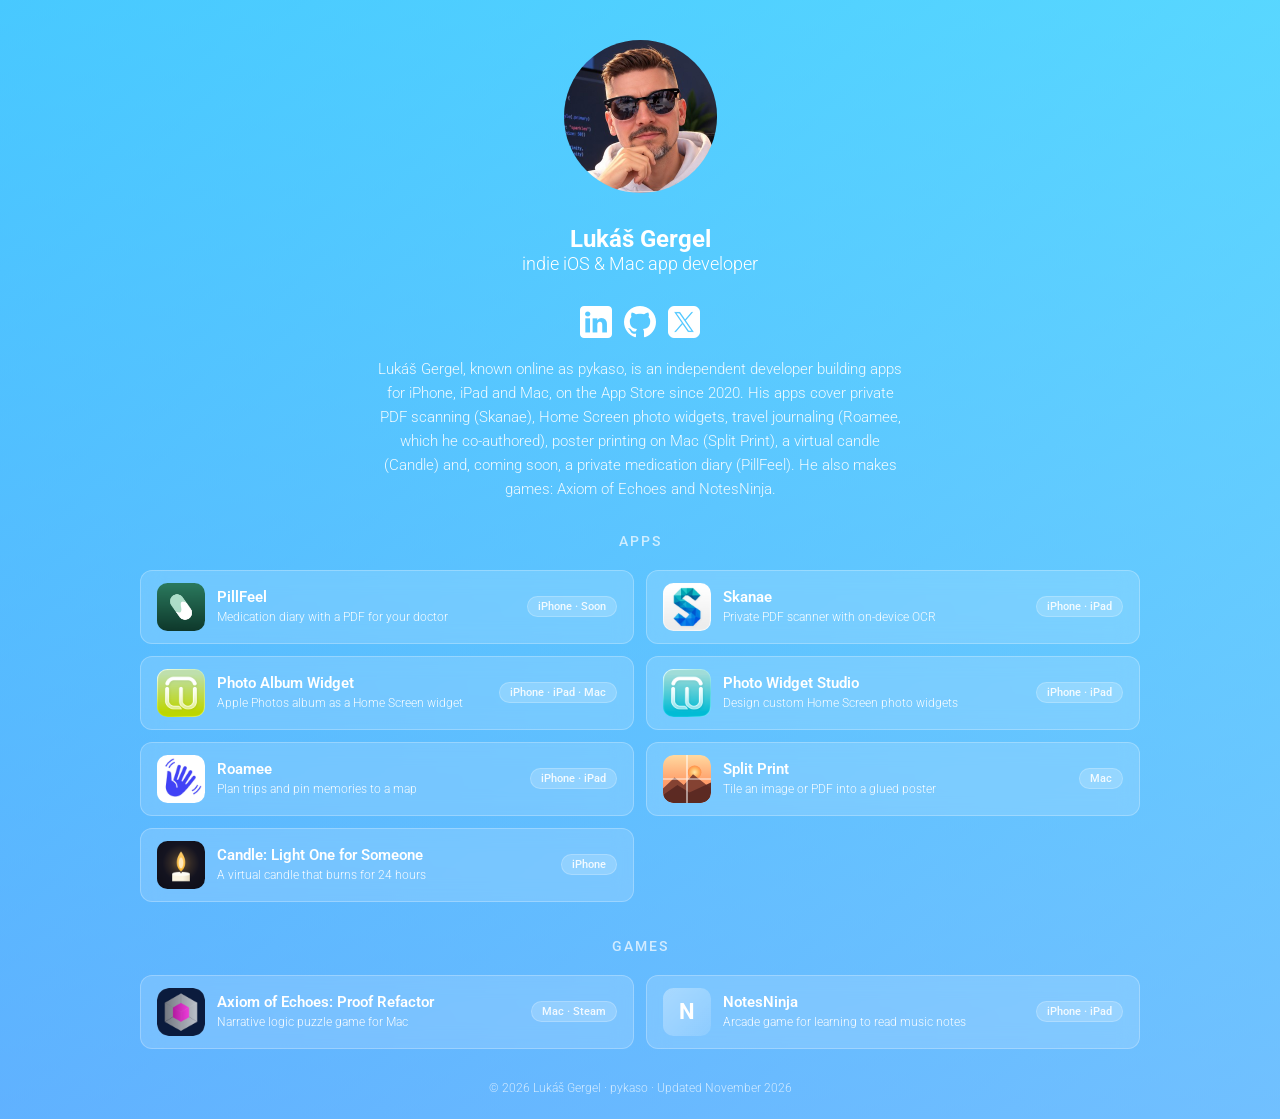
<file: web/index.html>
<!DOCTYPE html>
<html lang="en">
    <head>
        <meta charset="UTF-8">
        <meta name="viewport" content="width=device-width, initial-scale=1">
        <title>Lukáš Gergel (pykaso) – Indie iOS &amp; Mac App Developer</title>
        <meta name="description" content="Lukáš Gergel (pykaso) is an indie iOS and Mac developer behind Skanae, Photo Album Widget, Roamee, Split Print, Candle, PillFeel and the game Axiom of Echoes.">
        <meta name="author" content="Lukáš Gergel">
        <link rel="icon" href="/favicon.ico" sizes="any">
        <link rel="icon" type="image/png" sizes="32x32" href="/favicon-32.png">
        <link rel="icon" type="image/png" sizes="192x192" href="/favicon-192.png">
        <link rel="apple-touch-icon" href="/apple-touch-icon.png">
        <link rel="canonical" href="https://pykaso.net/">
        <link rel="alternate" type="text/markdown" href="/llms.txt" title="llms.txt">
        
        <!-- Open Graph / Social Media -->
        <meta property="og:type" content="website">
        <meta property="og:title" content="Lukáš Gergel (pykaso) – Indie iOS &amp; Mac App Developer">
        <meta property="og:description" content="Indie iPhone, iPad and Mac apps by Lukáš Gergel (pykaso): Skanae PDF scanner, photo widgets, Roamee, Split Print, Candle, PillFeel (coming soon) and the game Axiom of Echoes.">
        <meta property="og:locale" content="en_US">
        <meta property="og:url" content="https://pykaso.net/">
        <meta property="og:site_name" content="Lukáš Gergel">
        <meta property="og:image" content="https://pykaso.net/assets/avatar.jpg">
        <meta property="og:image:alt" content="Lukáš Gergel">
        <meta name="twitter:card" content="summary">
        <meta name="twitter:title" content="Lukáš Gergel (pykaso) – Indie iOS &amp; Mac App Developer">
        <meta name="twitter:description" content="Indie iPhone, iPad and Mac apps by Lukáš Gergel (pykaso): Skanae PDF scanner, photo widgets, Roamee, Split Print, Candle, PillFeel (coming soon) and the game Axiom of Echoes.">
        <meta name="twitter:image" content="https://pykaso.net/assets/avatar.jpg">
        <meta name="twitter:site" content="@pykasonet">

        <script type="application/ld+json">
        {
            "@context": "https://schema.org",
            "@graph": [
                {
                    "@type": "WebSite",
                    "@id": "https://pykaso.net/#website",
                    "url": "https://pykaso.net/",
                    "name": "Lukáš Gergel",
                    "alternateName": "pykaso",
                    "inLanguage": "en",
                    "publisher": {
                        "@id": "https://pykaso.net/#person"
                    }
                },
                {
                    "@type": "ProfilePage",
                    "@id": "https://pykaso.net/#webpage",
                    "url": "https://pykaso.net/",
                    "name": "Lukáš Gergel (pykaso) – Indie iOS \u0026 Mac App Developer",
                    "isPartOf": {
                        "@id": "https://pykaso.net/#website"
                    },
                    "mainEntity": {
                        "@id": "https://pykaso.net/#person"
                    },
                    "dateModified": "2026-11-05"
                },
                {
                    "@type": "Person",
                    "@id": "https://pykaso.net/#person",
                    "name": "Lukáš Gergel",
                    "alternateName": [
                        "Lukas Gergel",
                        "pykaso"
                    ],
                    "url": "https://pykaso.net/",
                    "image": "https://pykaso.net/assets/avatar.jpg",
                    "jobTitle": "Independent iOS and macOS developer",
                    "description": "Independent developer of apps and games for iPhone, iPad and Mac, including Skanae, Photo Album Widget, Photo Widget Studio, Roamee (co-author), Split Print, Candle, PillFeel, Axiom of Echoes and NotesNinja.",
                    "knowsAbout": [
                        "iOS app development",
                        "macOS app development",
                        "SwiftUI",
                        "Home Screen widgets",
                        "Game development"
                    ],
                    "sameAs": [
                        "https://www.linkedin.com/in/lukas-gergel-13316685/",
                        "https://github.com/pykaso",
                        "https://x.com/pykasonet",
                        "https://apps.apple.com/us/developer/lukas-gergel/id1533550676"
                    ]
                },
                {
                    "@type": "ItemList",
                    "@id": "https://pykaso.net/#apps",
                    "name": "Apps and games by Lukáš Gergel",
                    "itemListElement": [
                        {
                            "@type": "ListItem",
                            "position": 1,
                            "item": {
                                "@id": "https://pillfeel.pykaso.net/#app"
                            }
                        },
                        {
                            "@type": "ListItem",
                            "position": 2,
                            "item": {
                                "@id": "https://pykaso.net/#app-skanae"
                            }
                        },
                        {
                            "@type": "ListItem",
                            "position": 3,
                            "item": {
                                "@id": "https://pykaso.net/#app-photo-album-widget"
                            }
                        },
                        {
                            "@type": "ListItem",
                            "position": 4,
                            "item": {
                                "@id": "https://pykaso.net/#app-photo-widget-studio"
                            }
                        },
                        {
                            "@type": "ListItem",
                            "position": 5,
                            "item": {
                                "@id": "https://pykaso.net/#app-roamee"
                            }
                        },
                        {
                            "@type": "ListItem",
                            "position": 6,
                            "item": {
                                "@id": "https://pykaso.net/#app-split-print"
                            }
                        },
                        {
                            "@type": "ListItem",
                            "position": 7,
                            "item": {
                                "@id": "https://pykaso.net/#app-candle"
                            }
                        },
                        {
                            "@type": "ListItem",
                            "position": 8,
                            "item": {
                                "@id": "https://pykaso.net/#game-axiom-of-echoes"
                            }
                        },
                        {
                            "@type": "ListItem",
                            "position": 9,
                            "item": {
                                "@id": "https://pykaso.net/#game-notesninja"
                            }
                        }
                    ]
                },
                {
                    "@type": "MobileApplication",
                    "@id": "https://pillfeel.pykaso.net/#app",
                    "name": "PillFeel",
                    "url": "https://pillfeel.pykaso.net/",
                    "description": "Private medication diary for iPhone: log when you took a dose and how you felt, then share a PDF for a chosen period with your doctor. Not yet released.",
                    "operatingSystem": "iOS 26 or later",
                    "applicationCategory": "HealthApplication",
                    "author": {
                        "@id": "https://pykaso.net/#person"
                    }
                },
                {
                    "@type": "MobileApplication",
                    "@id": "https://pykaso.net/#app-skanae",
                    "name": "Skanae",
                    "alternateName": "Skanae: PDF Document Scanner",
                    "url": "https://skan.ae/",
                    "description": "Document scanner for iPhone and iPad that saves scans as PDF, with on-device OCR and on-device AI sorting. No account needed.",
                    "operatingSystem": "iOS 18.6 or later, iPadOS 18.6 or later",
                    "applicationCategory": "BusinessApplication",
                    "datePublished": "2025-09-17",
                    "sameAs": "https://apps.apple.com/us/app/skanae-pdf-document-scanner/id6752358637",
                    "author": {
                        "@id": "https://pykaso.net/#person"
                    }
                },
                {
                    "@type": "MobileApplication",
                    "@id": "https://pykaso.net/#app-photo-album-widget",
                    "name": "Photo Album Widget",
                    "url": "https://photoalbumwidget.app/",
                    "description": "Shows photos from an Apple Photos album in a Home Screen widget on iPhone and iPad. The iPhone widget can also appear on a compatible Mac.",
                    "operatingSystem": "iOS 17 or later, iPadOS 17 or later",
                    "applicationCategory": "MultimediaApplication",
                    "datePublished": "2021-10-23",
                    "sameAs": "https://apps.apple.com/us/app/photo-album-widget/id1591614003",
                    "author": {
                        "@id": "https://pykaso.net/#person"
                    }
                },
                {
                    "@type": "MobileApplication",
                    "@id": "https://pykaso.net/#app-photo-widget-studio",
                    "name": "Photo Widget Studio",
                    "url": "https://photowidgetstudio.eu/",
                    "description": "Create custom photo widgets for the iPhone and iPad Home Screen with layouts, frames, filters and tap shortcuts.",
                    "operatingSystem": "iOS, iPadOS",
                    "applicationCategory": "MultimediaApplication",
                    "datePublished": "2020-10-29",
                    "sameAs": "https://apps.apple.com/us/app/photo-widget-studio/id1533550674",
                    "author": {
                        "@id": "https://pykaso.net/#person"
                    }
                },
                {
                    "@type": "MobileApplication",
                    "@id": "https://pykaso.net/#app-roamee",
                    "name": "Roamee",
                    "url": "https://roamee.co/",
                    "description": "Travel app for iOS to plan trips, pin photos and memories to a map, and see travel stats.",
                    "operatingSystem": "iOS",
                    "applicationCategory": "TravelApplication",
                    "author": { "@id": "https://pykaso.net/#person" },
                    "publisher": {
                        "@type": "Organization",
                        "name": "I am Roamee s.r.o."
                    },
                    "sameAs": "https://apps.apple.com/us/app/roamee/id6478510393"
                },
                {
                    "@type": "SoftwareApplication",
                    "@id": "https://pykaso.net/#app-split-print",
                    "name": "Split Print – Tile \u0026 Glue",
                    "url": "https://split-print.pykaso.net/",
                    "description": "Mac app that splits a large image or PDF into sheets you print on an ordinary printer and glue into one large poster.",
                    "operatingSystem": "macOS 15 or later",
                    "applicationCategory": "UtilitiesApplication",
                    "datePublished": "2026-06-24",
                    "sameAs": "https://apps.apple.com/us/app/split-print-tile-glue/id6781269091",
                    "author": {
                        "@id": "https://pykaso.net/#person"
                    }
                },
                {
                    "@type": "MobileApplication",
                    "@id": "https://pykaso.net/#app-candle",
                    "name": "Candle: Light One for Someone",
                    "url": "https://candle.pykaso.net/",
                    "description": "Light a virtual candle for someone on iPhone; it burns down over 24 hours, with a Home Screen widget.",
                    "operatingSystem": "iOS 18.2 or later",
                    "applicationCategory": "LifestyleApplication",
                    "datePublished": "2026-08-31",
                    "sameAs": "https://apps.apple.com/us/app/candle-light-one-for-someone/id6802974727",
                    "author": {
                        "@id": "https://pykaso.net/#person"
                    }
                },
                {
                    "@type": "VideoGame",
                    "@id": "https://pykaso.net/#game-axiom-of-echoes",
                    "name": "Axiom of Echoes: Proof Refactor",
                    "gamePlatform": [
                        "macOS"
                    ],
                    "url": "https://axiom-of-echoes.com/",
                    "description": "Story-driven logic puzzle game for Mac: rebuild shapes with logic blocks to recover a scientist's lost memories.",
                    "operatingSystem": "macOS",
                    "applicationCategory": "GameApplication",
                    "genre": [
                        "Puzzle",
                        "Narrative"
                    ],
                    "datePublished": "2026-06-24",
                    "sameAs": [
                        "https://store.steampowered.com/app/4694980/",
                        "https://apps.apple.com/us/app/axiom-of-echoes/id6760317995"
                    ],
                    "author": {
                        "@id": "https://pykaso.net/#person"
                    }
                },
                {
                    "@type": [
                        "VideoGame",
                        "MobileApplication"
                    ],
                    "@id": "https://pykaso.net/#game-notesninja",
                    "name": "NotesNinja",
                    "alternateName": "NotesNinja: Note Reading Game",
                    "url": "https://notesninja.app/",
                    "description": "Arcade-style game for iPhone and iPad that teaches you to read music notes on the staff.",
                    "operatingSystem": "iOS",
                    "applicationCategory": "EducationApplication",
                    "genre": [
                        "Music",
                        "Educational"
                    ],
                    "sameAs": "https://apps.apple.com/us/app/notesninja-note-reading-game/id1668999120",
                    "author": {
                        "@id": "https://pykaso.net/#person"
                    }
                }
            ]
        }
        </script>
        
        <link rel="preconnect" href="https://fonts.googleapis.com">
        <link rel="preconnect" href="https://fonts.gstatic.com" crossorigin>
        <link href="https://fonts.googleapis.com/css2?family=Roboto:wght@300;500;600;700&display=swap" rel="stylesheet">
        <link href="css/style.css?v=6" rel="stylesheet">
    </head>
    <body>
        <div class="page">
            <main class="container">
                <header class="profile">
                    <img src="assets/avatar.jpg" alt="Lukáš Gergel" class="avatar" width="153" height="153">
                    <div class="row">
                        <h1 class="name">Lukáš Gergel</h1>
                        <p class="role">indie iOS &amp; Mac app developer</p>
                    </div>
                    <nav class="row" aria-label="Social links">
                        <div class="socialbar centered">
                            <a data-track-click="social-linkedin" class="social linkedin" href="https://www.linkedin.com/in/lukas-gergel-13316685/" aria-label="LinkedIn profile" rel="me noopener">
                                <span class="visually-hidden">LinkedIn</span>
                            </a>
                            <a data-track-click="social-github" class="social github" href="https://github.com/pykaso" aria-label="GitHub profile" rel="me noopener">
                                <span class="visually-hidden">GitHub</span>
                            </a>
                            <a data-track-click="social-x" class="social x" href="https://x.com/pykasonet" aria-label="X profile" rel="me noopener">
                                <span class="visually-hidden">X</span>
                            </a>
                        </div>
                    </nav>
                    <p class="intro">Lukáš Gergel, known online as pykaso, is an independent developer building apps for iPhone, iPad and Mac, on the App Store since 2020. His apps cover private PDF scanning (Skanae), Home Screen photo widgets, travel journaling (Roamee, which he co-authored), poster printing on Mac (Split Print), a virtual candle (Candle) and, coming soon, a private medication diary (PillFeel). He also makes games: Axiom of Echoes and NotesNinja.</p>
                </header>

                <section class="row work-section" aria-labelledby="apps-heading">
                    <h2 id="apps-heading" class="section-title">Apps</h2>
                    <div class="cards-grid">
                        <a data-track-click="app-pillfeel" href="https://pillfeel.pykaso.net/" class="card" target="_blank" rel="noopener">
                            <img class="thumb" src="assets/apps/pillfeel.png" alt="PillFeel app icon" width="48" height="48">
                            <span class="card-body">
                                <span class="card-name">PillFeel</span>
                                <span class="card-desc">Medication diary with a PDF for your doctor</span>
                            </span>
                            <span class="plat-pill">iPhone · Soon</span>
                        </a>
                        <a data-track-click="app-skanae" href="https://skan.ae/" class="card" target="_blank" rel="noopener">
                            <img class="thumb" src="assets/apps/skanae.png" alt="Skanae app icon" width="48" height="48">
                            <span class="card-body">
                                <span class="card-name">Skanae</span>
                                <span class="card-desc">Private PDF scanner with on-device OCR</span>
                            </span>
                            <span class="plat-pill">iPhone · iPad</span>
                        </a>
                        <a data-track-click="app-photo-album-widget" href="https://photoalbumwidget.app/" class="card" target="_blank" rel="noopener">
                            <img class="thumb" src="assets/apps/photoalbumwidget.png" alt="Photo Album Widget app icon" width="48" height="48">
                            <span class="card-body">
                                <span class="card-name">Photo Album Widget</span>
                                <span class="card-desc">Apple Photos album as a Home Screen widget</span>
                            </span>
                            <span class="plat-pill">iPhone · iPad · Mac</span>
                        </a>
                        <a data-track-click="app-photo-widget-studio" href="https://photowidgetstudio.eu/" class="card" target="_blank" rel="noopener">
                            <img class="thumb" src="assets/apps/photowidgetstudio.png" alt="Photo Widget Studio app icon" width="48" height="48">
                            <span class="card-body">
                                <span class="card-name">Photo Widget Studio</span>
                                <span class="card-desc">Design custom Home Screen photo widgets</span>
                            </span>
                            <span class="plat-pill">iPhone · iPad</span>
                        </a>
                        <a data-track-click="app-roamee" href="https://roamee.co/" class="card" target="_blank" rel="noopener">
                            <img class="thumb" src="assets/apps/roamee.png" alt="Roamee app icon" width="48" height="48">
                            <span class="card-body">
                                <span class="card-name">Roamee</span>
                                <span class="card-desc">Plan trips and pin memories to a map</span>
                            </span>
                            <span class="plat-pill">iPhone · iPad</span>
                        </a>
                        <a data-track-click="app-split-print" href="https://split-print.pykaso.net/" class="card" target="_blank" rel="noopener">
                            <img class="thumb" src="assets/apps/splitprint.svg" alt="Split Print app icon" width="48" height="48">
                            <span class="card-body">
                                <span class="card-name">Split Print</span>
                                <span class="card-desc">Tile an image or PDF into a glued poster</span>
                            </span>
                            <span class="plat-pill">Mac</span>
                        </a>
                        <a data-track-click="app-candle" href="https://candle.pykaso.net/" class="card" target="_blank" rel="noopener">
                            <img class="thumb" src="assets/apps/candle.png" alt="Candle app icon" width="48" height="48">
                            <span class="card-body">
                                <span class="card-name">Candle: Light One for Someone</span>
                                <span class="card-desc">A virtual candle that burns for 24 hours</span>
                            </span>
                            <span class="plat-pill">iPhone</span>
                        </a>
                    </div>
                </section>

                <section class="row work-section" aria-labelledby="games-heading">
                    <h2 id="games-heading" class="section-title">Games</h2>
                    <div class="cards-grid">
                        <a data-track-click="game-axiom-of-echoes" href="https://axiom-of-echoes.com/" class="card" target="_blank" rel="noopener">
                            <img class="thumb" src="assets/apps/axiom.png" alt="Axiom of Echoes app icon" width="48" height="48">
                            <span class="card-body">
                                <span class="card-name">Axiom of Echoes: Proof Refactor</span>
                                <span class="card-desc">Narrative logic puzzle game for Mac</span>
                            </span>
                            <span class="plat-pill">Mac · Steam</span>
                        </a>
                        <a data-track-click="game-notesninja" href="https://notesninja.app/" class="card" target="_blank" rel="noopener">
                            <span class="thumb thumb--mono" aria-hidden="true">N</span>
                            <span class="card-body">
                                <span class="card-name">NotesNinja</span>
                                <span class="card-desc">Arcade game for learning to read music notes</span>
                            </span>
                            <span class="plat-pill">iPhone · iPad</span>
                        </a>
                    </div>
                </section>
            </main>
            <footer class="site-footer"><p>© 2026 Lukáš Gergel · pykaso · Updated November 2026</p></footer>
        </div>
        <script defer src="https://stats.pykaso.net/tracker.js" data-site="pykaso.net"></script>
    </body>
</html>
</file>
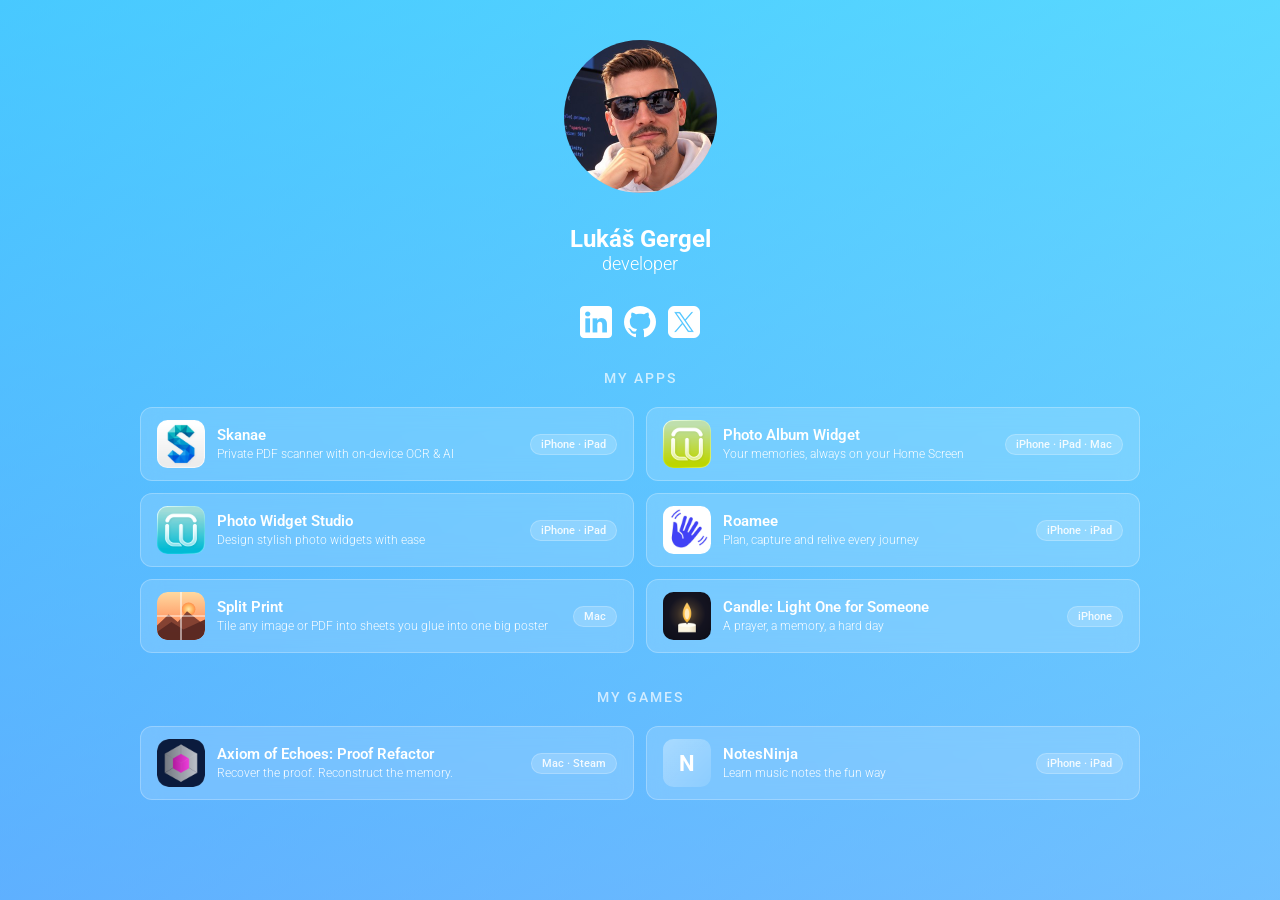
<file: www/index.html>
<!DOCTYPE html>
<html lang="en">
    <head>
        <meta charset="UTF-8">
        <meta name="viewport" content="width=device-width, initial-scale=1">
        <title>Lukáš Gergel – iOS Developer</title>
        <meta name="description" content="Lukáš Gergel is a developer behind apps like Skanae, Photo Album Widget, Photo Widget Studio, Roamee, Split Print, and Candle, plus the NotesNinja music game.">
        <meta name="author" content="Lukáš Gergel">
        
        <!-- Open Graph / Social Media -->
        <meta property="og:type" content="website">
        <meta property="og:title" content="Lukáš Gergel – iOS Developer">
        <meta property="og:description" content="Developer behind Skanae, Photo Album Widget, Photo Widget Studio, Roamee, Split Print and Candle, plus the NotesNinja music game.">
        <meta property="og:url" content="https://pykaso.net">
        <meta name="twitter:card" content="summary">
        
        <link rel="preconnect" href="https://fonts.googleapis.com">
        <link rel="preconnect" href="https://fonts.gstatic.com" crossorigin>
        <link href="https://fonts.googleapis.com/css2?family=Roboto:wght@300;500;600;700&display=swap" rel="stylesheet">
        <link href="css/style.css?v=5" rel="stylesheet">
    </head>
    <body>
        <div class="page">
            <main class="container">
                <header class="profile">
                    <img src="assets/avatar.jpg" alt="Lukáš Gergel" class="avatar" width="153" height="153">
                    <div class="row">
                        <h1 class="name">Lukáš Gergel</h1>
                        <p class="role">developer</p>
                    </div>
                    <nav class="row" aria-label="Social links">
                        <div class="socialbar centered">
                            <a data-track-click="social-linkedin" class="social linkedin" href="https://www.linkedin.com/in/lukas-gergel-13316685/" aria-label="LinkedIn profile" rel="noopener noreferrer">
                                <span class="visually-hidden">LinkedIn</span>
                            </a>
                            <a data-track-click="social-github" class="social github" href="https://github.com/pykaso" aria-label="GitHub profile" rel="noopener noreferrer">
                                <span class="visually-hidden">GitHub</span>
                            </a>
                            <a data-track-click="social-x" class="social x" href="https://x.com/pykasonet" aria-label="X profile" rel="noopener noreferrer">
                                <span class="visually-hidden">X</span>
                            </a>
                        </div>
                    </nav>
                </header>

                <section class="row work-section" aria-labelledby="apps-heading">
                    <h2 id="apps-heading" class="section-title">My Apps</h2>
                    <div class="cards-grid">
                        <a data-track-click="app-skanae" href="https://skan.ae/" class="card" target="_blank" rel="noopener noreferrer">
                            <img class="thumb" src="assets/apps/skanae.png" alt="Skanae app icon" width="48" height="48">
                            <span class="card-body">
                                <span class="card-name">Skanae</span>
                                <span class="card-desc">Private PDF scanner with on-device OCR &amp; AI</span>
                            </span>
                            <span class="plat-pill">iPhone · iPad</span>
                        </a>
                        <a data-track-click="app-photo-album-widget" href="https://photoalbumwidget.app/" class="card" target="_blank" rel="noopener noreferrer">
                            <img class="thumb" src="assets/apps/photoalbumwidget.png" alt="Photo Album Widget app icon" width="48" height="48">
                            <span class="card-body">
                                <span class="card-name">Photo Album Widget</span>
                                <span class="card-desc">Your memories, always on your Home Screen</span>
                            </span>
                            <span class="plat-pill">iPhone · iPad · Mac</span>
                        </a>
                        <a data-track-click="app-photo-widget-studio" href="https://photowidgetstudio.eu/" class="card" target="_blank" rel="noopener noreferrer">
                            <img class="thumb" src="assets/apps/photowidgetstudio.png" alt="Photo Widget Studio app icon" width="48" height="48">
                            <span class="card-body">
                                <span class="card-name">Photo Widget Studio</span>
                                <span class="card-desc">Design stylish photo widgets with ease</span>
                            </span>
                            <span class="plat-pill">iPhone · iPad</span>
                        </a>
                        <a data-track-click="app-roamee" href="https://roamee.co/" class="card" target="_blank" rel="noopener noreferrer">
                            <img class="thumb" src="assets/apps/roamee.png" alt="Roamee app icon" width="48" height="48">
                            <span class="card-body">
                                <span class="card-name">Roamee</span>
                                <span class="card-desc">Plan, capture and relive every journey</span>
                            </span>
                            <span class="plat-pill">iPhone · iPad</span>
                        </a>
                        <a data-track-click="app-split-print" href="https://split-print.pykaso.net/" class="card" target="_blank" rel="noopener noreferrer">
                            <img class="thumb" src="assets/apps/splitprint.svg" alt="Split Print app icon" width="48" height="48">
                            <span class="card-body">
                                <span class="card-name">Split Print</span>
                                <span class="card-desc">Tile any image or PDF into sheets you glue into one big poster</span>
                            </span>
                            <span class="plat-pill">Mac</span>
                        </a>
                        <a data-track-click="app-candle" href="https://candle.pykaso.net/" class="card" target="_blank" rel="noopener noreferrer">
                            <img class="thumb" src="assets/apps/candle.png" alt="Candle app icon" width="48" height="48">
                            <span class="card-body">
                                <span class="card-name">Candle: Light One for Someone</span>
                                <span class="card-desc">A prayer, a memory, a hard day</span>
                            </span>
                            <span class="plat-pill">iPhone</span>
                        </a>
                    </div>
                </section>

                <section class="row work-section" aria-labelledby="games-heading">
                    <h2 id="games-heading" class="section-title">My Games</h2>
                    <div class="cards-grid">
                        <a data-track-click="game-axiom-of-echoes" href="https://axiom-of-echoes.com/" class="card" target="_blank" rel="noopener noreferrer">
                            <img class="thumb" src="assets/apps/axiom.png" alt="Axiom of Echoes app icon" width="48" height="48">
                            <span class="card-body">
                                <span class="card-name">Axiom of Echoes: Proof Refactor</span>
                                <span class="card-desc">Recover the proof. Reconstruct the memory.</span>
                            </span>
                            <span class="plat-pill">Mac · Steam</span>
                        </a>
                        <a data-track-click="game-notesninja" href="https://notesninja.app/" class="card" target="_blank" rel="noopener noreferrer">
                            <span class="thumb thumb--mono" aria-hidden="true">N</span>
                            <span class="card-body">
                                <span class="card-name">NotesNinja</span>
                                <span class="card-desc">Learn music notes the fun way</span>
                            </span>
                            <span class="plat-pill">iPhone · iPad</span>
                        </a>
                    </div>
                </section>
            </main>
        </div>
        <script defer src="https://stats.pykaso.net/tracker.js" data-site="pykaso.net"></script>
    </body>
</html>
</file>
<file: web/css/style.css>
html, body {
    width: 100%;
    min-height: 100%;
    margin: 0;
  }

  p, h1, h2 {
      margin: 0;
  }

  /* Visually hidden - accessible to screen readers */
  .visually-hidden {
    position: absolute;
    width: 1px;
    height: 1px;
    padding: 0;
    margin: -1px;
    overflow: hidden;
    clip: rect(0, 0, 0, 0);
    white-space: nowrap;
    border: 0;
  }
  .centered {
    margin: auto;
  }

  .row {
      margin-top: 2em;
  }

  .page {
    width: 100%;
    min-height: 100vh;
    background: rgb(77,244,255);
    background: 
      linear-gradient(180deg, rgba(77,244,255,0.5) 0%, rgba(97,173,255,0.5) 100%),
      linear-gradient(315deg, rgba(128,210,255,1) 0%, rgba(67,157,255,1) 100%);
  }

  .container {
    padding-top: 2.5em;
  }

  .socialbar{
    /* Flex-centred rather than a fixed width: the old 100px fitted exactly two
       icons and would have wrapped the third. */
    display: flex;
    justify-content: center;
    height: 32px;
  }

  .avatar {
      display: block;
      width: 153px;
      height: 153px;
      margin: 0 auto;
      border-radius: 50%;
      object-fit: cover;
  }

  .name {
    font-family: 'Roboto', -apple-system, BlinkMacSystemFont, sans-serif;
    font-style: normal;
    font-weight: bold;
    font-size: 24px;
    line-height: 28px;
    text-align: center;
    color: #FFFFFF;
  }

  .role {
    font-family: 'Roboto', -apple-system, BlinkMacSystemFont, sans-serif;
    font-style: normal;
    font-weight: 300;
    font-size: 18px;
    line-height: 21px;
    text-align: center;
    color: #FFFFFF;
  }

  .intro {
    max-width: 36rem;
    margin: 1.25em auto 0;
    padding: 0 20px;
    box-sizing: border-box;
    font-family: 'Roboto', -apple-system, BlinkMacSystemFont, sans-serif;
    font-weight: 300;
    font-size: 15px;
    line-height: 1.6;
    text-align: center;
    color: rgba(255, 255, 255, 0.9);
  }

  .social {
      width: 32px;
      height: 32px;
      margin: 0 6px;
      display: inline-block;
  }

  .linkedin {
      background-image: url(../assets/icon_linkedin.png);
  }

  .github {
    background-image: url(../assets/icon_github.png);
  }

  .x {
    background-image: url(../assets/icon_x.png);
  }

  .social:focus {
    outline: none;
  }

  .social:focus-visible {
    outline: 2px solid rgba(255, 255, 255, 0.8);
    outline-offset: 2px;
    border-radius: 4px;
  }

  /* Work Section */
  .work-section {
    margin-top: 2em;
    padding-bottom: 1.25em;
  }

  .work-section + .work-section {
    margin-top: 1em;
  }

  .section-title {
    font-family: 'Roboto', -apple-system, BlinkMacSystemFont, sans-serif;
    font-weight: 500;
    font-size: 14px;
    text-transform: uppercase;
    letter-spacing: 2px;
    text-align: center;
    color: rgba(255, 255, 255, 0.7);
    margin-bottom: 1.5em;
  }

  .cards-grid {
    display: grid;
    /* minmax(0, ...) rather than a bare 1fr: a bare 1fr floors each track at its
       auto (min-content) size, which the nowrap descriptions inflate. That made
       the two columns unequal and pushed them past the centred container. */
    grid-template-columns: repeat(2, minmax(0, 1fr));
    gap: 12px;
    max-width: 1000px;
    margin: 0 auto;
    padding: 0 20px;
  }

  .card {
    display: flex;
    align-items: center;
    gap: 12px;
    background: rgba(255, 255, 255, 0.15);
    backdrop-filter: blur(10px);
    -webkit-backdrop-filter: blur(10px);
    border: 1px solid rgba(255, 255, 255, 0.25);
    border-radius: 12px;
    padding: 12px 16px;
    text-decoration: none;
    transition: background 0.2s ease, transform 0.2s ease;
  }

  .card:hover,
  .card:focus {
    background: rgba(255, 255, 255, 0.25);
    transform: translateY(-2px);
    outline: none;
  }

  .card:focus-visible {
    outline: 2px solid rgba(255, 255, 255, 0.8);
    outline-offset: 2px;
  }

  .thumb {
    flex-shrink: 0;
    width: 48px;
    height: 48px;
    border-radius: 22%;
    object-fit: cover;
    background: rgba(255, 255, 255, 0.1);
  }

  .thumb--mono {
    display: flex;
    align-items: center;
    justify-content: center;
    font-family: 'Roboto', -apple-system, BlinkMacSystemFont, sans-serif;
    font-weight: 700;
    font-size: 22px;
    color: #FFFFFF;
    background: linear-gradient(135deg, rgba(255,255,255,0.35) 0%, rgba(255,255,255,0.12) 100%);
  }

  .card-body {
    display: flex;
    flex-direction: column;
    min-width: 0;          /* allow text to ellipsize instead of overflowing */
    flex: 1 1 auto;
  }

  .card-name {
    display: block;
    font-family: 'Roboto', -apple-system, BlinkMacSystemFont, sans-serif;
    font-weight: 600;
    font-size: 15px;
    line-height: 1.25;
    color: #FFFFFF;
    margin-bottom: 2px;
    overflow: hidden;
    text-overflow: ellipsis;
    white-space: nowrap;
  }

  .card-desc {
    display: block;
    font-family: 'Roboto', -apple-system, BlinkMacSystemFont, sans-serif;
    font-weight: 300;
    font-size: 12px;
    color: rgba(255, 255, 255, 0.95);
    line-height: 1.35;
    overflow: hidden;
    text-overflow: ellipsis;
    white-space: nowrap;
  }

  .plat-pill {
    flex-shrink: 0;
    white-space: nowrap;
    align-self: center;
    font-family: 'Roboto', -apple-system, BlinkMacSystemFont, sans-serif;
    font-weight: 500;
    font-size: 11px;
    color: rgba(255, 255, 255, 0.9);
    background: rgba(255, 255, 255, 0.18);
    border: 1px solid rgba(255, 255, 255, 0.22);
    border-radius: 999px;
    padding: 3px 10px;
  }

  .site-footer {
    padding: 1em 20px 2em;
    font-family: 'Roboto', -apple-system, BlinkMacSystemFont, sans-serif;
    font-weight: 300;
    font-size: 12px;
    text-align: center;
    color: rgba(255, 255, 255, 0.7);
  }

  @media (max-width: 640px) {
    .cards-grid {
      grid-template-columns: minmax(0, 1fr);
      max-width: 360px;
    }
    .card {
      flex-wrap: wrap;
    }
    /* Clamp the text block to the space left of the thumb (48px + 12px gap) so a
       long description can't push the whole block onto its own line. The pill
       still wraps below, which is the intended single-column layout. */
    .card-body {
      max-width: calc(100% - 60px);
    }
    .plat-pill {
      order: 3;
      margin-left: 60px;   /* align under text, past the 48px thumb + gap */
    }
  }

  @media (prefers-reduced-motion: reduce) {
    .card {
      transition: background 0.2s ease;
    }
    .card:hover,
    .card:focus {
      transform: none;
    }
  }
</file>
<file: www/css/style.css>
html, body {
    width: 100%;
    min-height: 100%;
    margin: 0;
  }

  p, h1, h2 {
      margin: 0;
  }

  /* Visually hidden - accessible to screen readers */
  .visually-hidden {
    position: absolute;
    width: 1px;
    height: 1px;
    padding: 0;
    margin: -1px;
    overflow: hidden;
    clip: rect(0, 0, 0, 0);
    white-space: nowrap;
    border: 0;
  }
  .centered {
    margin: auto;
  }

  .row {
      margin-top: 2em;
  }

  .page {
    width: 100%;
    min-height: 100vh;
    background: rgb(77,244,255);
    background: 
      linear-gradient(180deg, rgba(77,244,255,0.5) 0%, rgba(97,173,255,0.5) 100%),
      linear-gradient(315deg, rgba(128,210,255,1) 0%, rgba(67,157,255,1) 100%);
  }

  .container {
    padding-top: 2.5em;
  }

  .socialbar{
    /* Flex-centred rather than a fixed width: the old 100px fitted exactly two
       icons and would have wrapped the third. */
    display: flex;
    justify-content: center;
    height: 32px;
  }

  .avatar {
      display: block;
      width: 153px;
      height: 153px;
      margin: 0 auto;
      border-radius: 50%;
      object-fit: cover;
  }

  .name {
    font-family: 'Roboto', -apple-system, BlinkMacSystemFont, sans-serif;
    font-style: normal;
    font-weight: bold;
    font-size: 24px;
    line-height: 28px;
    text-align: center;
    color: #FFFFFF;
  }

  .role {
    font-family: 'Roboto', -apple-system, BlinkMacSystemFont, sans-serif;
    font-style: normal;
    font-weight: 300;
    font-size: 18px;
    line-height: 21px;
    text-align: center;
    color: #FFFFFF;
  }

  .social {
      width: 32px;
      height: 32px;
      margin: 0 6px;
      display: inline-block;
  }

  .linkedin {
      background-image: url(../assets/icon_linkedin.png);
  }

  .github {
    background-image: url(../assets/icon_github.png);
  }

  .x {
    background-image: url(../assets/icon_x.png);
  }

  .social:focus {
    outline: none;
  }

  .social:focus-visible {
    outline: 2px solid rgba(255, 255, 255, 0.8);
    outline-offset: 2px;
    border-radius: 4px;
  }

  /* Work Section */
  .work-section {
    margin-top: 2em;
    padding-bottom: 1.25em;
  }

  .work-section + .work-section {
    margin-top: 1em;
  }

  .section-title {
    font-family: 'Roboto', -apple-system, BlinkMacSystemFont, sans-serif;
    font-weight: 500;
    font-size: 14px;
    text-transform: uppercase;
    letter-spacing: 2px;
    text-align: center;
    color: rgba(255, 255, 255, 0.7);
    margin-bottom: 1.5em;
  }

  .cards-grid {
    display: grid;
    /* minmax(0, ...) rather than a bare 1fr: a bare 1fr floors each track at its
       auto (min-content) size, which the nowrap descriptions inflate. That made
       the two columns unequal and pushed them past the centred container. */
    grid-template-columns: repeat(2, minmax(0, 1fr));
    gap: 12px;
    max-width: 1000px;
    margin: 0 auto;
    padding: 0 20px;
  }

  .card {
    display: flex;
    align-items: center;
    gap: 12px;
    background: rgba(255, 255, 255, 0.15);
    backdrop-filter: blur(10px);
    -webkit-backdrop-filter: blur(10px);
    border: 1px solid rgba(255, 255, 255, 0.25);
    border-radius: 12px;
    padding: 12px 16px;
    text-decoration: none;
    transition: background 0.2s ease, transform 0.2s ease;
  }

  .card:hover,
  .card:focus {
    background: rgba(255, 255, 255, 0.25);
    transform: translateY(-2px);
    outline: none;
  }

  .card:focus-visible {
    outline: 2px solid rgba(255, 255, 255, 0.8);
    outline-offset: 2px;
  }

  .thumb {
    flex-shrink: 0;
    width: 48px;
    height: 48px;
    border-radius: 22%;
    object-fit: cover;
    background: rgba(255, 255, 255, 0.1);
  }

  .thumb--mono {
    display: flex;
    align-items: center;
    justify-content: center;
    font-family: 'Roboto', -apple-system, BlinkMacSystemFont, sans-serif;
    font-weight: 700;
    font-size: 22px;
    color: #FFFFFF;
    background: linear-gradient(135deg, rgba(255,255,255,0.35) 0%, rgba(255,255,255,0.12) 100%);
  }

  .card-body {
    display: flex;
    flex-direction: column;
    min-width: 0;          /* allow text to ellipsize instead of overflowing */
    flex: 1 1 auto;
  }

  .card-name {
    display: block;
    font-family: 'Roboto', -apple-system, BlinkMacSystemFont, sans-serif;
    font-weight: 600;
    font-size: 15px;
    line-height: 1.25;
    color: #FFFFFF;
    margin-bottom: 2px;
    overflow: hidden;
    text-overflow: ellipsis;
    white-space: nowrap;
  }

  .card-desc {
    display: block;
    font-family: 'Roboto', -apple-system, BlinkMacSystemFont, sans-serif;
    font-weight: 300;
    font-size: 12px;
    color: rgba(255, 255, 255, 0.95);
    line-height: 1.35;
    overflow: hidden;
    text-overflow: ellipsis;
    white-space: nowrap;
  }

  .plat-pill {
    flex-shrink: 0;
    white-space: nowrap;
    align-self: center;
    font-family: 'Roboto', -apple-system, BlinkMacSystemFont, sans-serif;
    font-weight: 500;
    font-size: 11px;
    color: rgba(255, 255, 255, 0.9);
    background: rgba(255, 255, 255, 0.18);
    border: 1px solid rgba(255, 255, 255, 0.22);
    border-radius: 999px;
    padding: 3px 10px;
  }

  @media (max-width: 640px) {
    .cards-grid {
      grid-template-columns: minmax(0, 1fr);
      max-width: 360px;
    }
    .card {
      flex-wrap: wrap;
    }
    /* Clamp the text block to the space left of the thumb (48px + 12px gap) so a
       long description can't push the whole block onto its own line. The pill
       still wraps below, which is the intended single-column layout. */
    .card-body {
      max-width: calc(100% - 60px);
    }
    .plat-pill {
      order: 3;
      margin-left: 60px;   /* align under text, past the 48px thumb + gap */
    }
  }

  @media (prefers-reduced-motion: reduce) {
    .card {
      transition: background 0.2s ease;
    }
    .card:hover,
    .card:focus {
      transform: none;
    }
  }
</file>
